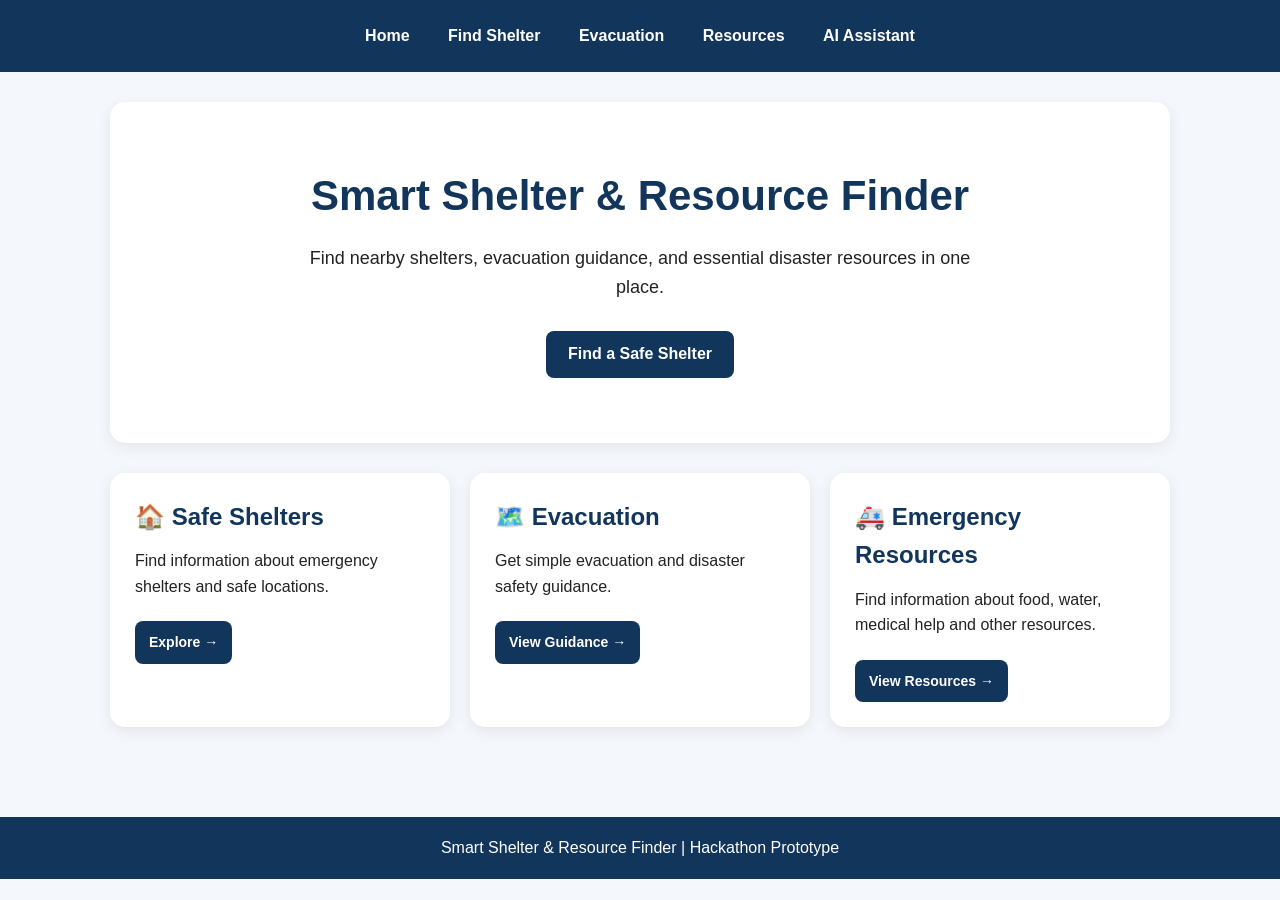
<file: index.html>
<!DOCTYPE html>
<html lang="en">

<head>
    <meta charset="UTF-8">
    <meta name="viewport" content="width=device-width, initial-scale=1.0">

    <title>Smart Shelter & Resource Finder</title>

    <link rel="stylesheet" href="style.css">
</head>

<body>

    <!-- Navigation Bar -->
    <nav>
        <a href="index.html">Home</a>
        <a href="shelters.html">Find Shelter</a>
        <a href="evacuation.html">Evacuation</a>
        <a href="resources.html">Resources</a>
        <a href="assistant.html">AI Assistant</a>
    </nav>


    <!-- Main Section -->
    <main>

        <section class="hero">

            <h1>Smart Shelter & Resource Finder</h1>

            <p>
                Find nearby shelters, evacuation guidance,
                and essential disaster resources in one place.
            </p>

            <a class="btn" href="shelters.html">
                Find a Safe Shelter
            </a>

        </section>


        <!-- Features -->
        <section class="cards">

            <div class="card">

                <h2>🏠 Safe Shelters</h2>

                <p>
                    Find information about emergency shelters
                    and safe locations.
                </p>

                <a href="shelters.html">
                    Explore →
                </a>

            </div>


            <div class="card">

                <h2>🗺️ Evacuation</h2>

                <p>
                    Get simple evacuation and disaster
                    safety guidance.
                </p>

                <a href="evacuation.html">
                    View Guidance →
                </a>

            </div>


            <div class="card">

                <h2>🚑 Emergency Resources</h2>

                <p>
                    Find information about food, water,
                    medical help and other resources.
                </p>

                <a href="resources.html">
                    View Resources →
                </a>

            </div>

        </section>

    </main>


    <!-- Footer -->
    <footer>

        <p>
            Smart Shelter & Resource Finder
            | Hackathon Prototype
        </p>

    </footer>

</body>

</html>
</file>
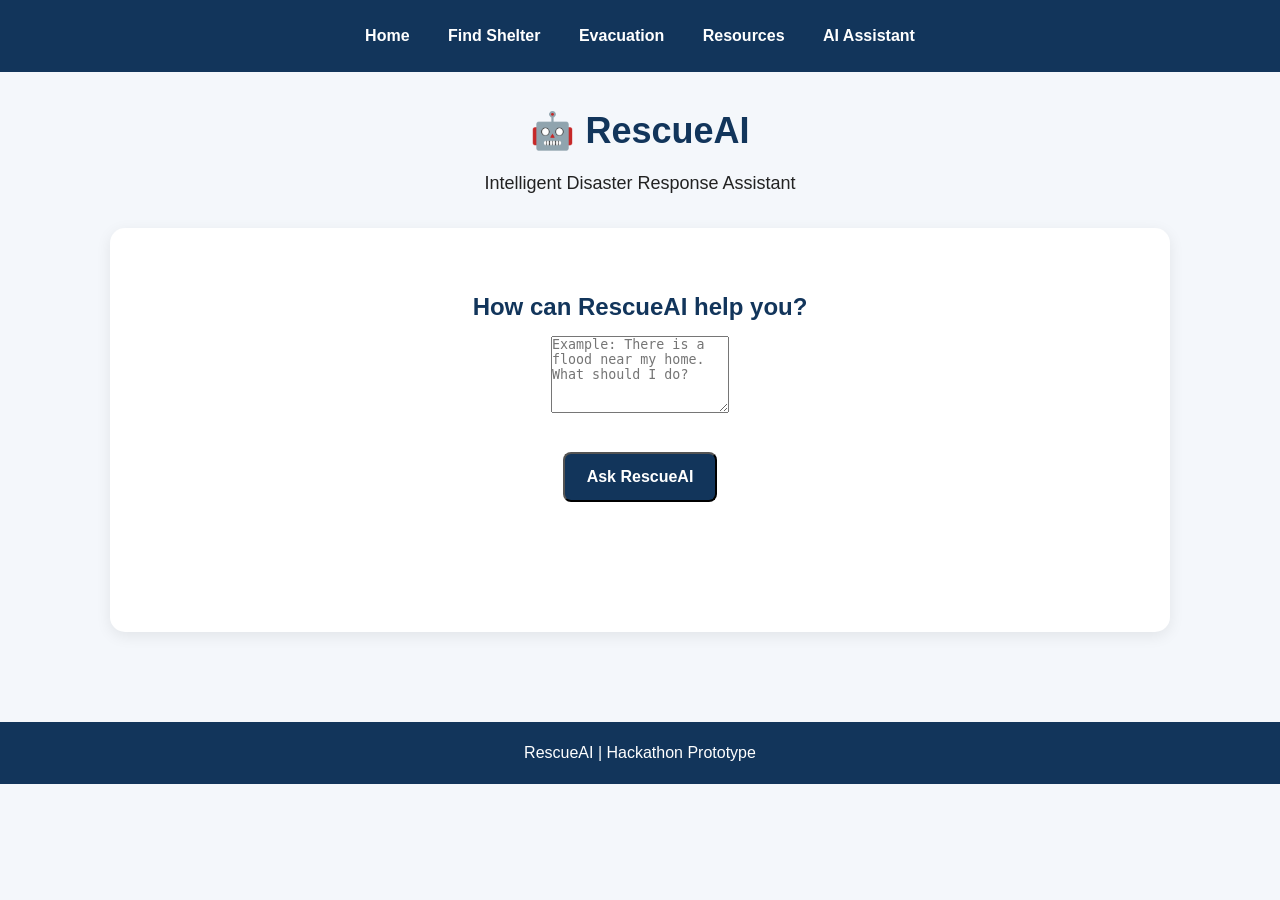
<file: assistant.html>
<!DOCTYPE html>
<html lang="en">

<head>
    <meta charset="UTF-8">
    <meta name="viewport" content="width=device-width, initial-scale=1.0">
    <title>RescueAI | AI Assistant</title>
    <link rel="stylesheet" href="style.css">
</head>

<body>

<nav>
    <a href="index.html">Home</a>
    <a href="shelters.html">Find Shelter</a>
    <a href="evacuation.html">Evacuation</a>
    <a href="resources.html">Resources</a>
    <a href="assistant.html">AI Assistant</a>
</nav>

<main>

<section class="page-header">
    <h1>🤖 RescueAI</h1>
    <p>Intelligent Disaster Response Assistant</p>
</section>

<section class="hero">

    <h2>How can RescueAI help you?</h2>

    <textarea id="message"
        rows="5"
        placeholder="Example: There is a flood near my home. What should I do?"></textarea>

    <br><br>

    <button class="btn" onclick="askRescueAI()">
        Ask RescueAI
    </button>

    <div id="response" style="margin-top:25px; padding:20px;"></div>

</section>

</main>

<footer>
    <p>RescueAI | Hackathon Prototype</p>
</footer>


<script>

function askRescueAI() {

    const input = document.getElementById("message").value.toLowerCase();
    const response = document.getElementById("response");

    if (!input.trim()) {
        response.innerText = "Please describe your emergency situation.";
        return;
    }

    if (input.includes("flood")) {

        response.innerText =
        "🌊 RESCUEAI: Move to higher ground immediately. " +
        "Do not walk or drive through floodwater. " +
        "Stay away from electrical wires and follow official evacuation instructions.";

    }

    else if (input.includes("earthquake")) {

        response.innerText =
        "🌍 RESCUEAI: Drop, cover, and hold on during shaking. " +
        "Stay away from windows and heavy objects. " +
        "When the shaking stops, move to a safe open area if possible.";

    }

    else if (input.includes("fire")) {

        response.innerText =
        "🔥 RESCUEAI: Leave the building using the safest exit. " +
        "Do not use elevators. Stay away from smoke and contact emergency services if you are in danger.";

    }

    else if (input.includes("cyclone")) {

        response.innerText =
        "🌪️ RESCUEAI: Stay indoors and away from windows. " +
        "Follow official evacuation instructions and keep emergency supplies, water, and communication devices ready.";

    }

    else if (input.includes("landslide")) {

        response.innerText =
        "⛰️ RESCUEAI: Move away from the landslide area and unstable slopes. " +
        "Do not approach debris. Follow evacuation instructions from local authorities.";

    }

    else {

        response.innerText =
        "🤖 RESCUEAI: Please tell me what disaster you are facing, such as a flood, earthquake, fire, cyclone, or landslide. I will provide basic safety guidance.";

    }

}

</script>

</body>
</html>
</file>
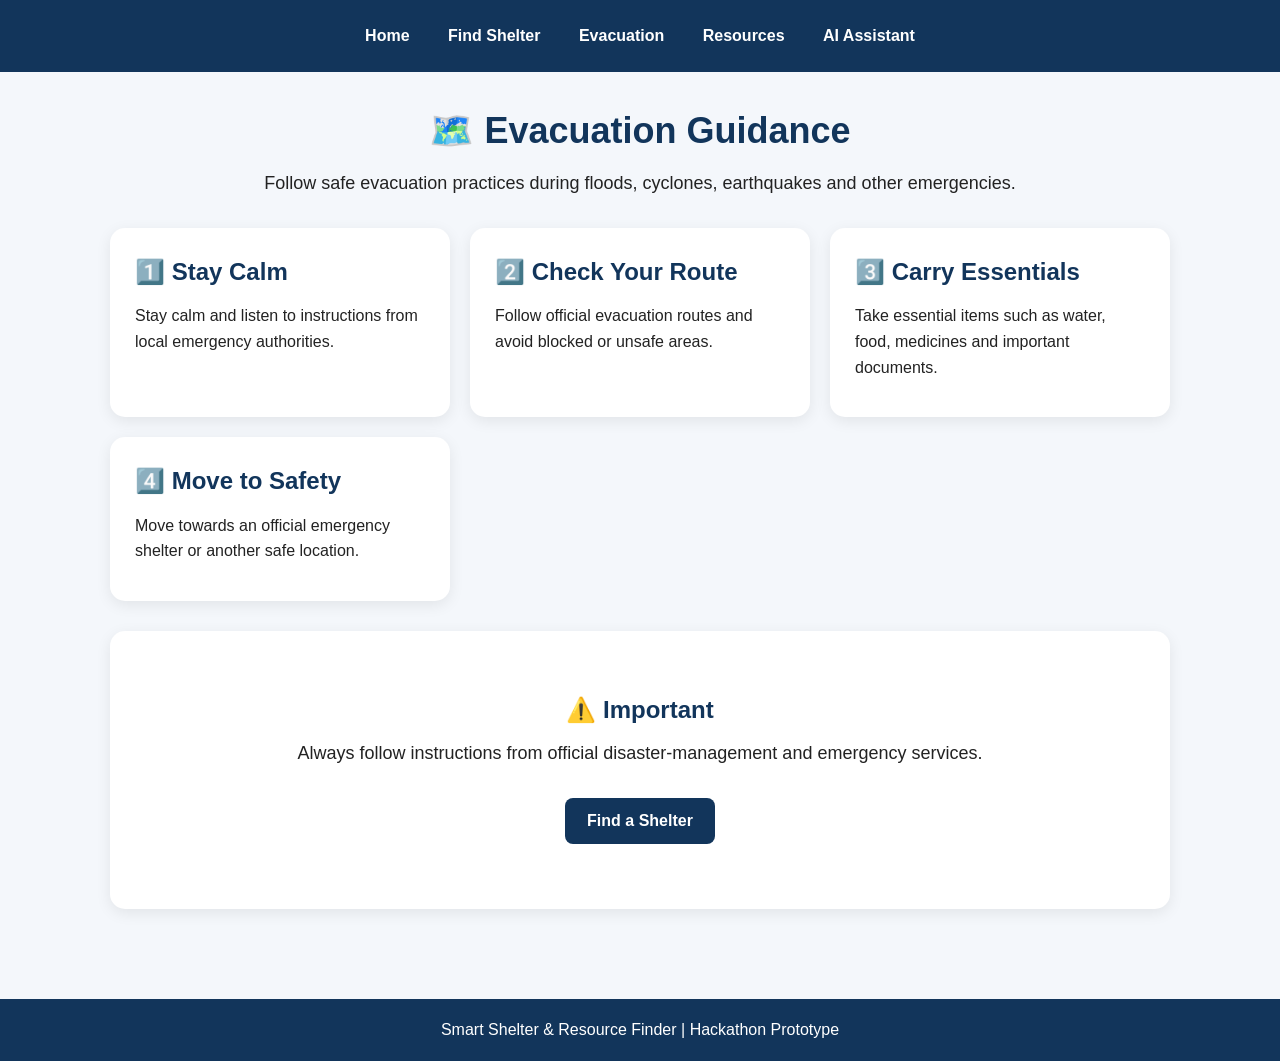
<file: evacuation.html>
<!DOCTYPE html>
<html lang="en">

<head>
    <meta charset="UTF-8">
    <meta name="viewport" content="width=device-width, initial-scale=1.0">

    <title>Evacuation | Smart Shelter</title>

    <link rel="stylesheet" href="style.css">
</head>

<body>

    <!-- Navigation -->
    <nav>
        <a href="index.html">Home</a>
        <a href="shelters.html">Find Shelter</a>
        <a href="evacuation.html">Evacuation</a>
        <a href="resources.html">Resources</a>
        <a href="assistant.html">AI Assistant</a>
    </nav>


    <main>

        <section class="page-header">

            <h1>🗺️ Evacuation Guidance</h1>

            <p>
                Follow safe evacuation practices during
                floods, cyclones, earthquakes and other emergencies.
            </p>

        </section>


        <!-- Safety Steps -->
        <section class="cards">

            <div class="card">
                <h2>1️⃣ Stay Calm</h2>

                <p>
                    Stay calm and listen to instructions
                    from local emergency authorities.
                </p>
            </div>


            <div class="card">
                <h2>2️⃣ Check Your Route</h2>

                <p>
                    Follow official evacuation routes and
                    avoid blocked or unsafe areas.
                </p>
            </div>


            <div class="card">
                <h2>3️⃣ Carry Essentials</h2>

                <p>
                    Take essential items such as water,
                    food, medicines and important documents.
                </p>
            </div>


            <div class="card">
                <h2>4️⃣ Move to Safety</h2>

                <p>
                    Move towards an official emergency
                    shelter or another safe location.
                </p>
            </div>

        </section>


        <!-- Emergency Message -->
        <section class="hero">

            <h2>⚠️ Important</h2>

            <p>
                Always follow instructions from official
                disaster-management and emergency services.
            </p>

            <a class="btn" href="shelters.html">
                Find a Shelter
            </a>

        </section>

    </main>


    <footer>

        <p>
            Smart Shelter & Resource Finder
            | Hackathon Prototype
        </p>

    </footer>

</body>

</html>
</file>
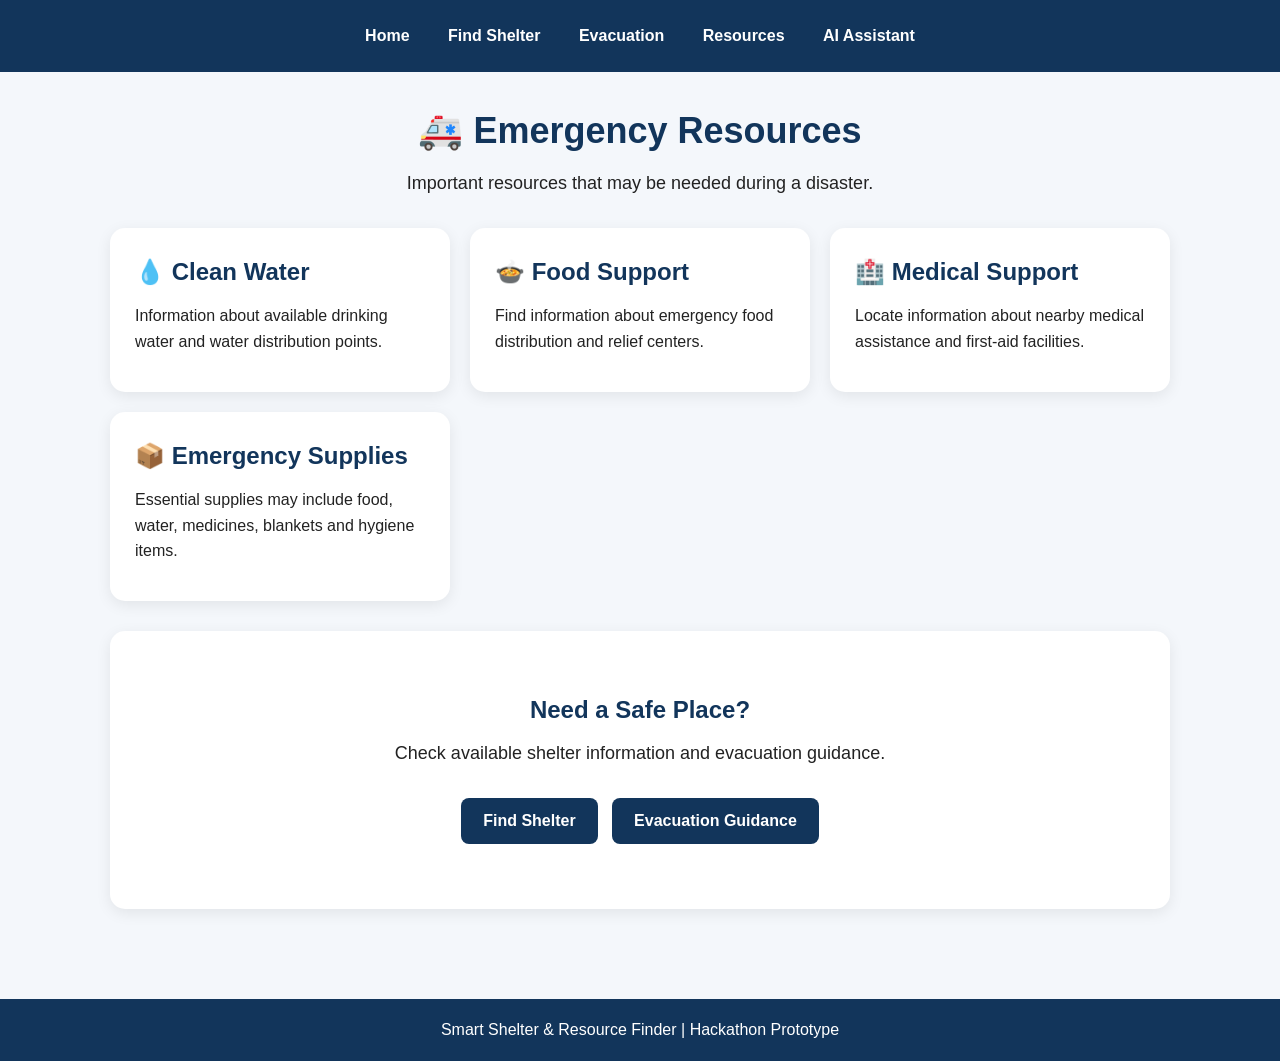
<file: resources.html>
<!DOCTYPE html>
<html lang="en">

<head>
    <meta charset="UTF-8">
    <meta name="viewport" content="width=device-width, initial-scale=1.0">

    <title>Emergency Resources | Smart Shelter</title>

    <link rel="stylesheet" href="style.css">
</head>

<body>

    <!-- Navigation -->
    <nav>
        <a href="index.html">Home</a>
        <a href="shelters.html">Find Shelter</a>
        <a href="evacuation.html">Evacuation</a>
        <a href="resources.html">Resources</a>
        <a href="assistant.html">AI Assistant</a>
    </nav>


    <main>

        <section class="page-header">

            <h1>🚑 Emergency Resources</h1>

            <p>
                Important resources that may be needed
                during a disaster.
            </p>

        </section>


        <!-- Resource Cards -->
        <section class="cards">

            <div class="card">

                <h2>💧 Clean Water</h2>

                <p>
                    Information about available drinking
                    water and water distribution points.
                </p>

            </div>


            <div class="card">

                <h2>🍲 Food Support</h2>

                <p>
                    Find information about emergency food
                    distribution and relief centers.
                </p>

            </div>


            <div class="card">

                <h2>🏥 Medical Support</h2>

                <p>
                    Locate information about nearby medical
                    assistance and first-aid facilities.
                </p>

            </div>


            <div class="card">

                <h2>📦 Emergency Supplies</h2>

                <p>
                    Essential supplies may include food,
                    water, medicines, blankets and hygiene items.
                </p>

            </div>

        </section>


        <!-- Navigation Buttons -->
        <section class="hero">

            <h2>Need a Safe Place?</h2>

            <p>
                Check available shelter information
                and evacuation guidance.
            </p>

            <a class="btn" href="shelters.html">
                Find Shelter
            </a>

            <a class="btn" href="evacuation.html">
                Evacuation Guidance
            </a>

        </section>

    </main>


    <footer>

        <p>
            Smart Shelter & Resource Finder
            | Hackathon Prototype
        </p>

    </footer>

</body>

</html>
</file>
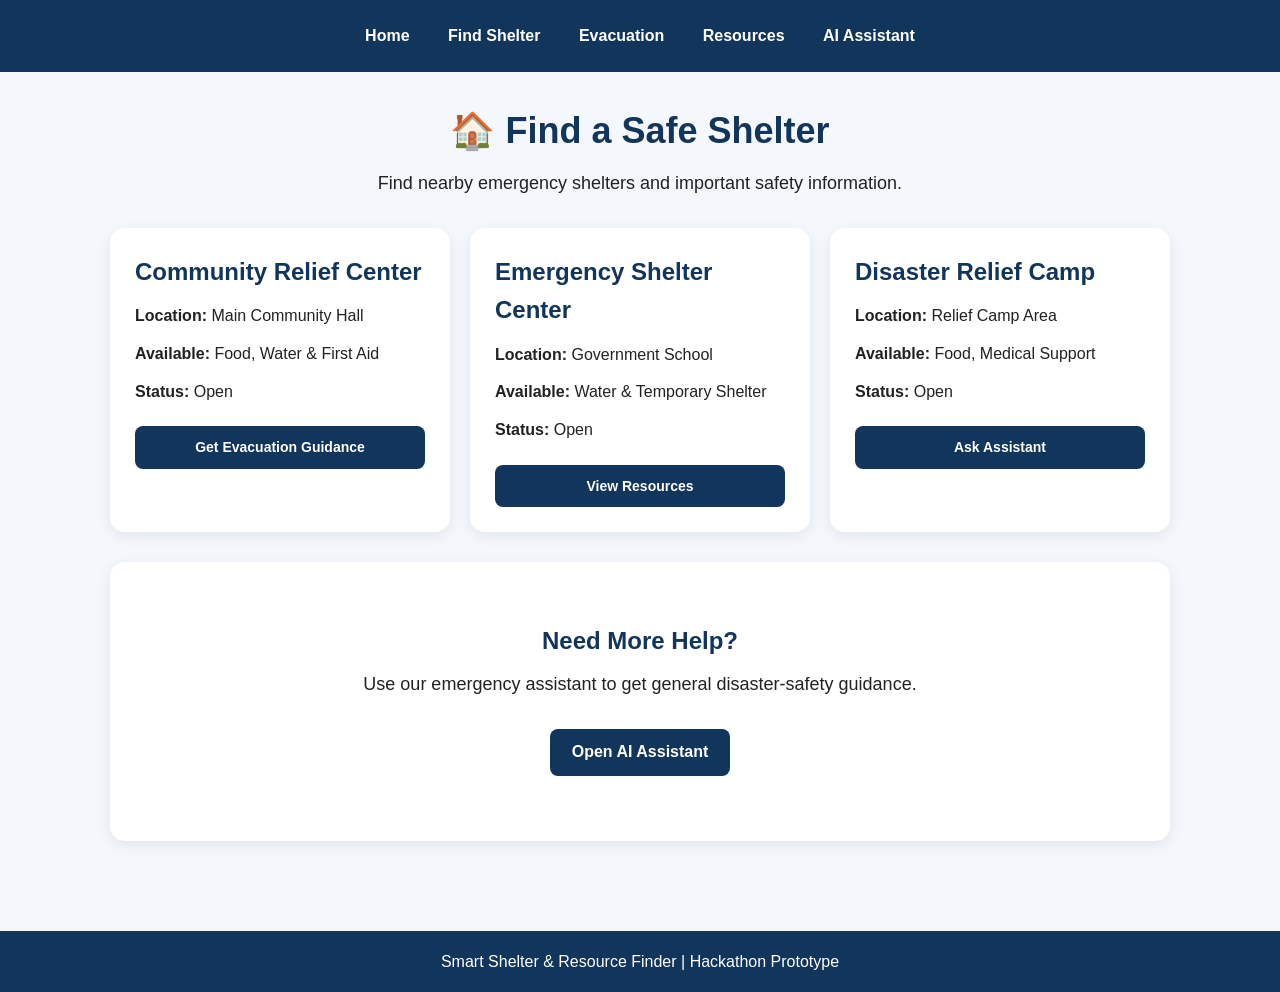
<file: shelters.html>
<!DOCTYPE html>
<html lang="en">

<head>
    <meta charset="UTF-8">
    <meta name="viewport" content="width=device-width, initial-scale=1.0">

    <title>Find Shelter | Smart Shelter</title>

    <link rel="stylesheet" href="style.css">
</head>

<body>

    <!-- Navigation -->
    <nav>
        <a href="index.html">Home</a>
        <a href="shelters.html">Find Shelter</a>
        <a href="evacuation.html">Evacuation</a>
        <a href="resources.html">Resources</a>
        <a href="assistant.html">AI Assistant</a>
    </nav>


    <main>

        <section class="page-header">

            <h1>🏠 Find a Safe Shelter</h1>

            <p>
                Find nearby emergency shelters and
                important safety information.
            </p>

        </section>


        <!-- Shelter Cards -->
        <section class="cards">

            <div class="card">

                <h2>Community Relief Center</h2>

                <p><strong>Location:</strong> Main Community Hall</p>

                <p><strong>Available:</strong> Food, Water & First Aid</p>

                <p><strong>Status:</strong> Open</p>

                <a href="evacuation.html" class="card-button">
    Get Evacuation Guidance
                </a>

            </div>


            <div class="card">

                <h2>Emergency Shelter Center</h2>

                <p><strong>Location:</strong> Government School</p>

                <p><strong>Available:</strong> Water & Temporary Shelter</p>

                <p><strong>Status:</strong> Open</p>
<a href="resources.html" class="card-button">
    View Resources
</a>
            

            </div>


            <div class="card">

                <h2>Disaster Relief Camp</h2>

                <p><strong>Location:</strong> Relief Camp Area</p>

                <p><strong>Available:</strong> Food, Medical Support</p>

                <p><strong>Status:</strong> Open</p>

                <a href="assistant.html" class="card-button">
    Ask Assistant
                </a>

            </div>

        </section>


        <section class="hero">

            <h2>Need More Help?</h2>

            <p>
                Use our emergency assistant to get
                general disaster-safety guidance.
            </p>

            <a class="btn" href="assistant.html">
                Open AI Assistant
            </a>

        </section>

    </main>


    <footer>

        <p>
            Smart Shelter & Resource Finder
            | Hackathon Prototype
        </p>

    </footer>

</body>

</html>
</file>
<file: style.css>
* {
    margin: 0;
    padding: 0;
    box-sizing: border-box;
}

body {
    font-family: Arial, sans-serif;
    background: #f4f7fb;
    color: #222;
    line-height: 1.6;
}

/* Navigation */
nav {
    background: #12355b;
    padding: 18px;
    text-align: center;
}

nav a {
    color: #ffffff;
    text-decoration: none;
    margin: 0 12px;
    font-weight: bold;
    display: inline-block;
    padding: 5px;
}

nav a:hover {
    text-decoration: underline;
}

/* Main area */
main {
    max-width: 1100px;
    margin: auto;
    padding: 30px 20px;
}

/* Home / Hero section */
.hero {
    text-align: center;
    background: white;
    padding: 60px 25px;
    border-radius: 15px;
    margin-bottom: 30px;
    box-shadow: 0 4px 15px rgba(0, 0, 0, 0.08);
}

.hero h1 {
    font-size: 42px;
    margin-bottom: 15px;
    color: #12355b;
}

.hero h2 {
    color: #12355b;
    margin-bottom: 10px;
}

.hero p {
    max-width: 700px;
    margin: 0 auto 25px;
    font-size: 18px;
}

/* Page heading */
.page-header {
    text-align: center;
    margin-bottom: 30px;
}

.page-header h1 {
    font-size: 36px;
    color: #12355b;
    margin-bottom: 10px;
}

.page-header p {
    font-size: 18px;
}

/* Cards */
.cards {
    display: grid;
    grid-template-columns: repeat(3, 1fr);
    gap: 20px;
    margin-bottom: 30px;
}

.card {
    background: white;
    padding: 25px;
    border-radius: 15px;
    box-shadow: 0 4px 15px rgba(0, 0, 0, 0.08);
}

.card h2 {
    color: #12355b;
    margin-bottom: 12px;
}

.card p {
    margin-bottom: 12px;
}
.card a {
    display: inline-block;
    color: white;
    background: #12355b;
    padding: 10px 14px;
    border-radius: 8px;
    font-weight: bold;
    text-decoration: none;
    margin-top: 10px;
    font-size: 14px;
    max-width: 100%;
    text-align: center;
}

.card a:hover {
    text-decoration: underline;
}

/* Buttons */
.btn {
    display: inline-block;
    background: #12355b;
    color: white;
    padding: 12px 22px;
    border-radius: 8px;
    text-decoration: none;
    font-weight: bold;
    margin: 5px;
    font-size: 16px;
    line-height: 1.4;
    white-space: normal;
}

.btn:hover {
    background: #1d568c;
}

/* Footer */
footer {
    background: #12355b;
    color: white;
    text-align: center;
    padding: 18px;
    margin-top: 30px;
}

/* Mobile */
@media (max-width: 700px) {

    nav a {
        display: inline-block;
        margin: 6px;
    }

    .cards {
        grid-template-columns: 1fr;
    }

    .hero h1 {
        font-size: 30px;
    }

    .page-header h1 {
        font-size: 28px;
    }
}
.card-button {
    display: block;
    width: 100%;
    padding: 12px 8px;
    margin-top: 15px;
    background: #12355b;
    color: white !important;
    text-decoration: none !important;
    text-align: center;
    border-radius: 8px;
    font-weight: bold;
    font-size: 14px;
    box-sizing: border-box;
}

.card-button:hover {
    background: #1d568c;
}
</file>
